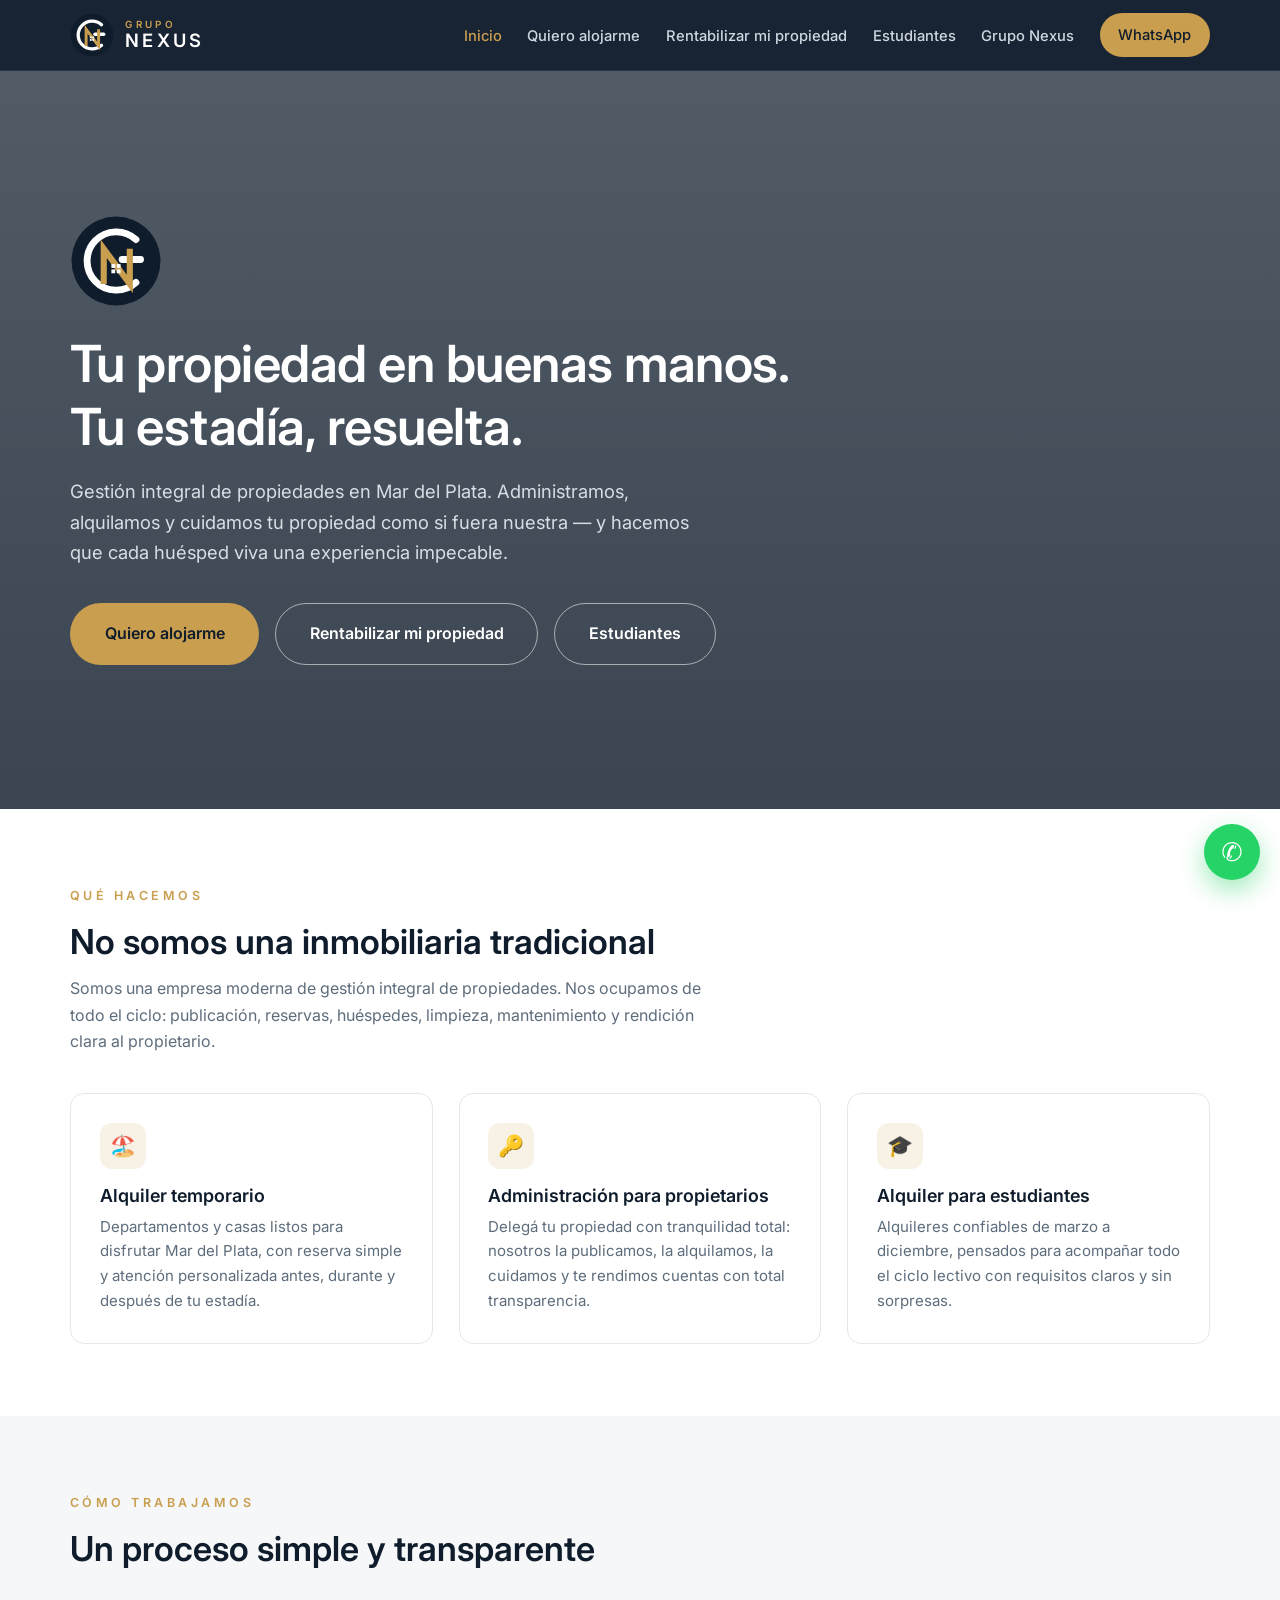
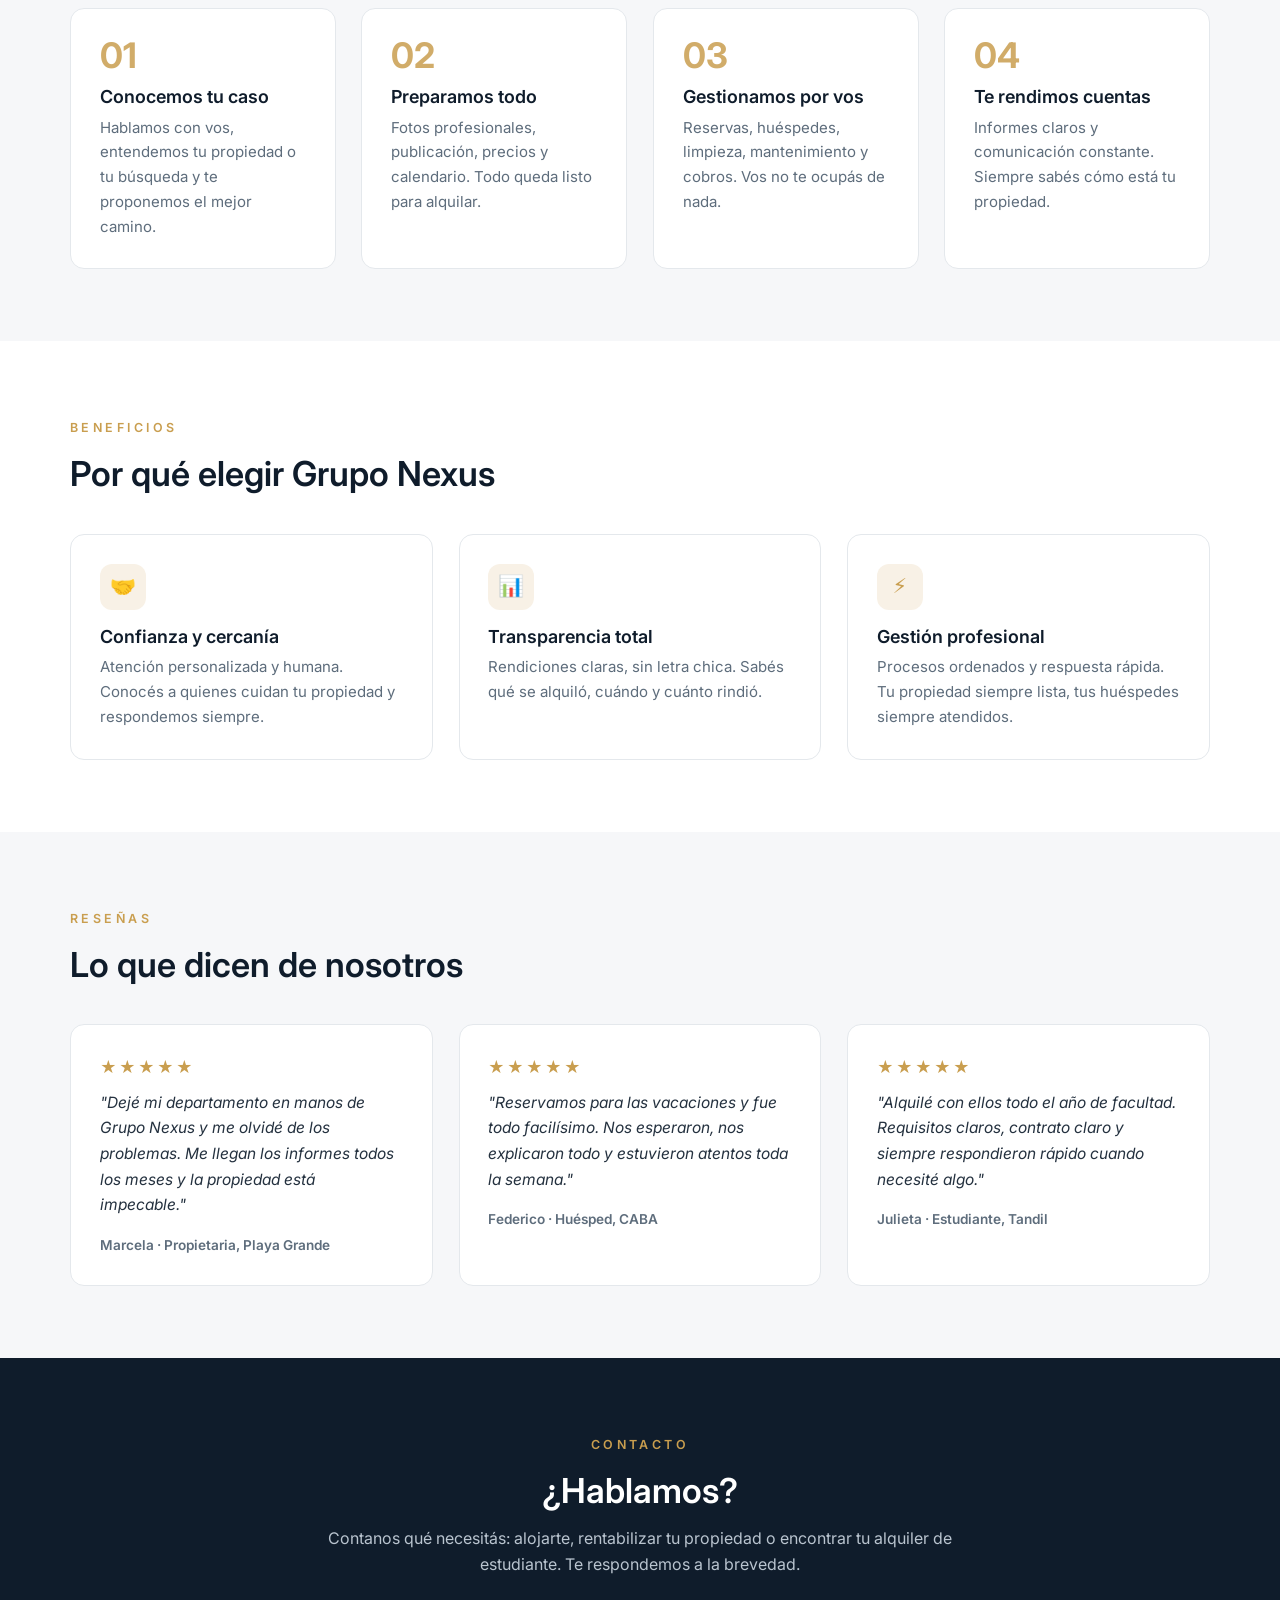
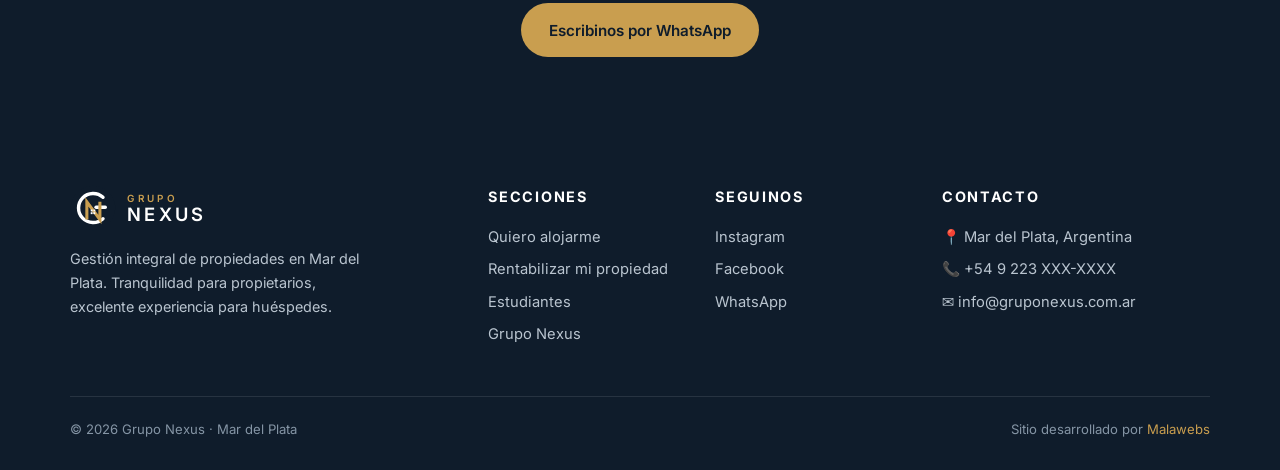
<file: index.html>
<!DOCTYPE html>
<html lang="es">
<head>
  <meta charset="UTF-8" />
  <meta name="viewport" content="width=device-width, initial-scale=1.0" />
  <title>Grupo Nexus | Gestión Integral de Propiedades en Mar del Plata</title>
  <meta name="description" content="Administración de propiedades en Mar del Plata: alquiler temporario, alquiler para estudiantes y gestión integral para propietarios. Delegá tu propiedad con tranquilidad." />
  <meta name="keywords" content="alquiler temporario Mar del Plata, administración de propiedades Mar del Plata, gestión de propiedades, departamentos temporarios Mar del Plata" />
  <meta property="og:title" content="Grupo Nexus | Gestión Integral de Propiedades" />
  <meta property="og:description" content="Tranquilidad para propietarios. Excelente experiencia para huéspedes. Mar del Plata." />
  <meta property="og:type" content="website" />
  <link rel="icon" type="image/svg+xml" href="assets/img/logo.svg" />
  <link rel="preconnect" href="https://fonts.googleapis.com" />
  <link href="https://fonts.googleapis.com/css2?family=Inter:wght@400;500;600;700&display=swap" rel="stylesheet" />
  <link rel="stylesheet" href="assets/css/styles.css" />
  <script type="application/ld+json">
  {
    "@context": "https://schema.org",
    "@type": "LocalBusiness",
    "name": "Grupo Nexus",
    "description": "Gestión integral de propiedades en Mar del Plata: alquiler temporario, estudiantil y administración para propietarios.",
    "address": { "@type": "PostalAddress", "addressLocality": "Mar del Plata", "addressRegion": "Buenos Aires", "addressCountry": "AR" },
    "url": "https://gruponexus.malawebs.com"
  }
  </script>
  <!-- Google Analytics: reemplazar G-XXXXXXXXXX por el ID real y descomentar
  <script async src="https://www.googletagmanager.com/gtag/js?id=G-XXXXXXXXXX"></script>
  <script>window.dataLayer=window.dataLayer||[];function gtag(){dataLayer.push(arguments);}gtag('js',new Date());gtag('config','G-XXXXXXXXXX');</script>
  -->
  <!-- Meta Pixel: reemplazar PIXEL_ID por el ID real y descomentar
  <script>!function(f,b,e,v,n,t,s){...}(window,document,'script','https://connect.facebook.net/en_US/fbevents.js');fbq('init','PIXEL_ID');fbq('track','PageView');</script>
  -->
</head>
<body>

  <header class="site-header">
    <nav class="nav container">
      <a class="brand" href="index.html">
        <img src="assets/img/logo.svg" alt="Logo Grupo Nexus" />
        <span class="brand-name"><span class="top">GRUPO</span><span class="main">NEXUS</span></span>
      </a>
      <button class="nav-toggle" aria-label="Abrir menú">☰</button>
      <ul class="nav-links">
        <li><a href="index.html" class="active">Inicio</a></li>
        <li><a href="alojamientos.html">Quiero alojarme</a></li>
        <li><a href="propietarios.html">Rentabilizar mi propiedad</a></li>
        <li><a href="estudiantes.html">Estudiantes</a></li>
        <li><a href="nosotros.html">Grupo Nexus</a></li>
        <li><a class="btn btn-gold btn-sm" href="https://wa.me/5492230000000" target="_blank" rel="noopener">WhatsApp</a></li>
      </ul>
    </nav>
  </header>

  <!-- HERO -->
  <section class="hero">
    <div class="container">
      <img class="hero-logo" src="assets/img/logo.svg" alt="Grupo Nexus" />
      <h1>Tu propiedad en buenas manos.<br />Tu estadía, resuelta.</h1>
      <p class="lead">Gestión integral de propiedades en Mar del Plata. Administramos, alquilamos y cuidamos tu propiedad como si fuera nuestra — y hacemos que cada huésped viva una experiencia impecable.</p>
      <div class="hero-actions">
        <a class="btn btn-gold" href="alojamientos.html">Quiero alojarme</a>
        <a class="btn btn-outline" href="propietarios.html">Rentabilizar mi propiedad</a>
        <a class="btn btn-outline" href="estudiantes.html">Estudiantes</a>
      </div>
    </div>
  </section>

  <!-- QUÉ HACEMOS -->
  <section>
    <div class="container">
      <span class="kicker">Qué hacemos</span>
      <h2>No somos una inmobiliaria tradicional</h2>
      <p class="section-intro">Somos una empresa moderna de gestión integral de propiedades. Nos ocupamos de todo el ciclo: publicación, reservas, huéspedes, limpieza, mantenimiento y rendición clara al propietario.</p>
      <div class="grid grid-3">
        <div class="card">
          <div class="icon">🏖️</div>
          <h3>Alquiler temporario</h3>
          <p>Departamentos y casas listos para disfrutar Mar del Plata, con reserva simple y atención personalizada antes, durante y después de tu estadía.</p>
        </div>
        <div class="card">
          <div class="icon">🔑</div>
          <h3>Administración para propietarios</h3>
          <p>Delegá tu propiedad con tranquilidad total: nosotros la publicamos, la alquilamos, la cuidamos y te rendimos cuentas con total transparencia.</p>
        </div>
        <div class="card">
          <div class="icon">🎓</div>
          <h3>Alquiler para estudiantes</h3>
          <p>Alquileres confiables de marzo a diciembre, pensados para acompañar todo el ciclo lectivo con requisitos claros y sin sorpresas.</p>
        </div>
      </div>
    </div>
  </section>

  <!-- CÓMO TRABAJAMOS -->
  <section class="section-alt">
    <div class="container">
      <span class="kicker">Cómo trabajamos</span>
      <h2>Un proceso simple y transparente</h2>
      <div class="grid grid-4">
        <div class="card step"><div class="num">01</div><h3>Conocemos tu caso</h3><p>Hablamos con vos, entendemos tu propiedad o tu búsqueda y te proponemos el mejor camino.</p></div>
        <div class="card step"><div class="num">02</div><h3>Preparamos todo</h3><p>Fotos profesionales, publicación, precios y calendario. Todo queda listo para alquilar.</p></div>
        <div class="card step"><div class="num">03</div><h3>Gestionamos por vos</h3><p>Reservas, huéspedes, limpieza, mantenimiento y cobros. Vos no te ocupás de nada.</p></div>
        <div class="card step"><div class="num">04</div><h3>Te rendimos cuentas</h3><p>Informes claros y comunicación constante. Siempre sabés cómo está tu propiedad.</p></div>
      </div>
    </div>
  </section>

  <!-- BENEFICIOS -->
  <section>
    <div class="container">
      <span class="kicker">Beneficios</span>
      <h2>Por qué elegir Grupo Nexus</h2>
      <div class="grid grid-3">
        <div class="card"><div class="icon">🤝</div><h3>Confianza y cercanía</h3><p>Atención personalizada y humana. Conocés a quienes cuidan tu propiedad y respondemos siempre.</p></div>
        <div class="card"><div class="icon">📊</div><h3>Transparencia total</h3><p>Rendiciones claras, sin letra chica. Sabés qué se alquiló, cuándo y cuánto rindió.</p></div>
        <div class="card"><div class="icon">⚡</div><h3>Gestión profesional</h3><p>Procesos ordenados y respuesta rápida. Tu propiedad siempre lista, tus huéspedes siempre atendidos.</p></div>
      </div>
    </div>
  </section>

  <!-- RESEÑAS -->
  <section class="section-alt">
    <div class="container">
      <span class="kicker">Reseñas</span>
      <h2>Lo que dicen de nosotros</h2>
      <div class="grid grid-3">
        <div class="quote-card"><div class="stars">★★★★★</div><p>"Dejé mi departamento en manos de Grupo Nexus y me olvidé de los problemas. Me llegan los informes todos los meses y la propiedad está impecable."</p><div class="who">Marcela · Propietaria, Playa Grande</div></div>
        <div class="quote-card"><div class="stars">★★★★★</div><p>"Reservamos para las vacaciones y fue todo facilísimo. Nos esperaron, nos explicaron todo y estuvieron atentos toda la semana."</p><div class="who">Federico · Huésped, CABA</div></div>
        <div class="quote-card"><div class="stars">★★★★★</div><p>"Alquilé con ellos todo el año de facultad. Requisitos claros, contrato claro y siempre respondieron rápido cuando necesité algo."</p><div class="who">Julieta · Estudiante, Tandil</div></div>
      </div>
    </div>
  </section>

  <!-- CTA CONTACTO -->
  <section class="section-dark cta-band">
    <div class="container">
      <span class="kicker">Contacto</span>
      <h2>¿Hablamos?</h2>
      <p class="section-intro" style="margin-inline:auto">Contanos qué necesitás: alojarte, rentabilizar tu propiedad o encontrar tu alquiler de estudiante. Te respondemos a la brevedad.</p>
      <a class="btn btn-gold" href="https://wa.me/5492230000000" target="_blank" rel="noopener">Escribinos por WhatsApp</a>
    </div>
  </section>

  <footer class="site-footer">
    <div class="container">
      <div class="footer-grid">
        <div>
          <div class="footer-brand">
            <img src="assets/img/logo.svg" alt="Grupo Nexus" />
            <span class="brand-name"><span class="top" style="color:var(--gold)">GRUPO</span><span class="main" style="color:#fff">NEXUS</span></span>
          </div>
          <p class="footer-desc">Gestión integral de propiedades en Mar del Plata. Tranquilidad para propietarios, excelente experiencia para huéspedes.</p>
        </div>
        <div>
          <h4>Secciones</h4>
          <ul>
            <li><a href="alojamientos.html">Quiero alojarme</a></li>
            <li><a href="propietarios.html">Rentabilizar mi propiedad</a></li>
            <li><a href="estudiantes.html">Estudiantes</a></li>
            <li><a href="nosotros.html">Grupo Nexus</a></li>
          </ul>
        </div>
        <div>
          <h4>Seguinos</h4>
          <ul>
            <li><a href="https://instagram.com/gruponexus.mdp" target="_blank" rel="noopener">Instagram</a></li>
            <li><a href="https://facebook.com/gruponexus.mdp" target="_blank" rel="noopener">Facebook</a></li>
            <li><a href="https://wa.me/5492230000000" target="_blank" rel="noopener">WhatsApp</a></li>
          </ul>
        </div>
        <div>
          <h4>Contacto</h4>
          <ul>
            <li>📍 Mar del Plata, Argentina</li>
            <li>📞 +54 9 223 XXX-XXXX</li>
            <li>✉️ info@gruponexus.com.ar</li>
          </ul>
        </div>
      </div>
      <div class="footer-bottom">
        <span>© <span data-year></span> Grupo Nexus · Mar del Plata</span>
        <span>Sitio desarrollado por <a href="https://malawebs.com" target="_blank" rel="noopener">Malawebs</a></span>
      </div>
    </div>
  </footer>

  <a class="wa-float" href="https://wa.me/5492230000000" target="_blank" rel="noopener" aria-label="WhatsApp">✆</a>
  <script src="assets/js/main.js"></script>
</body>
</html>
</file>
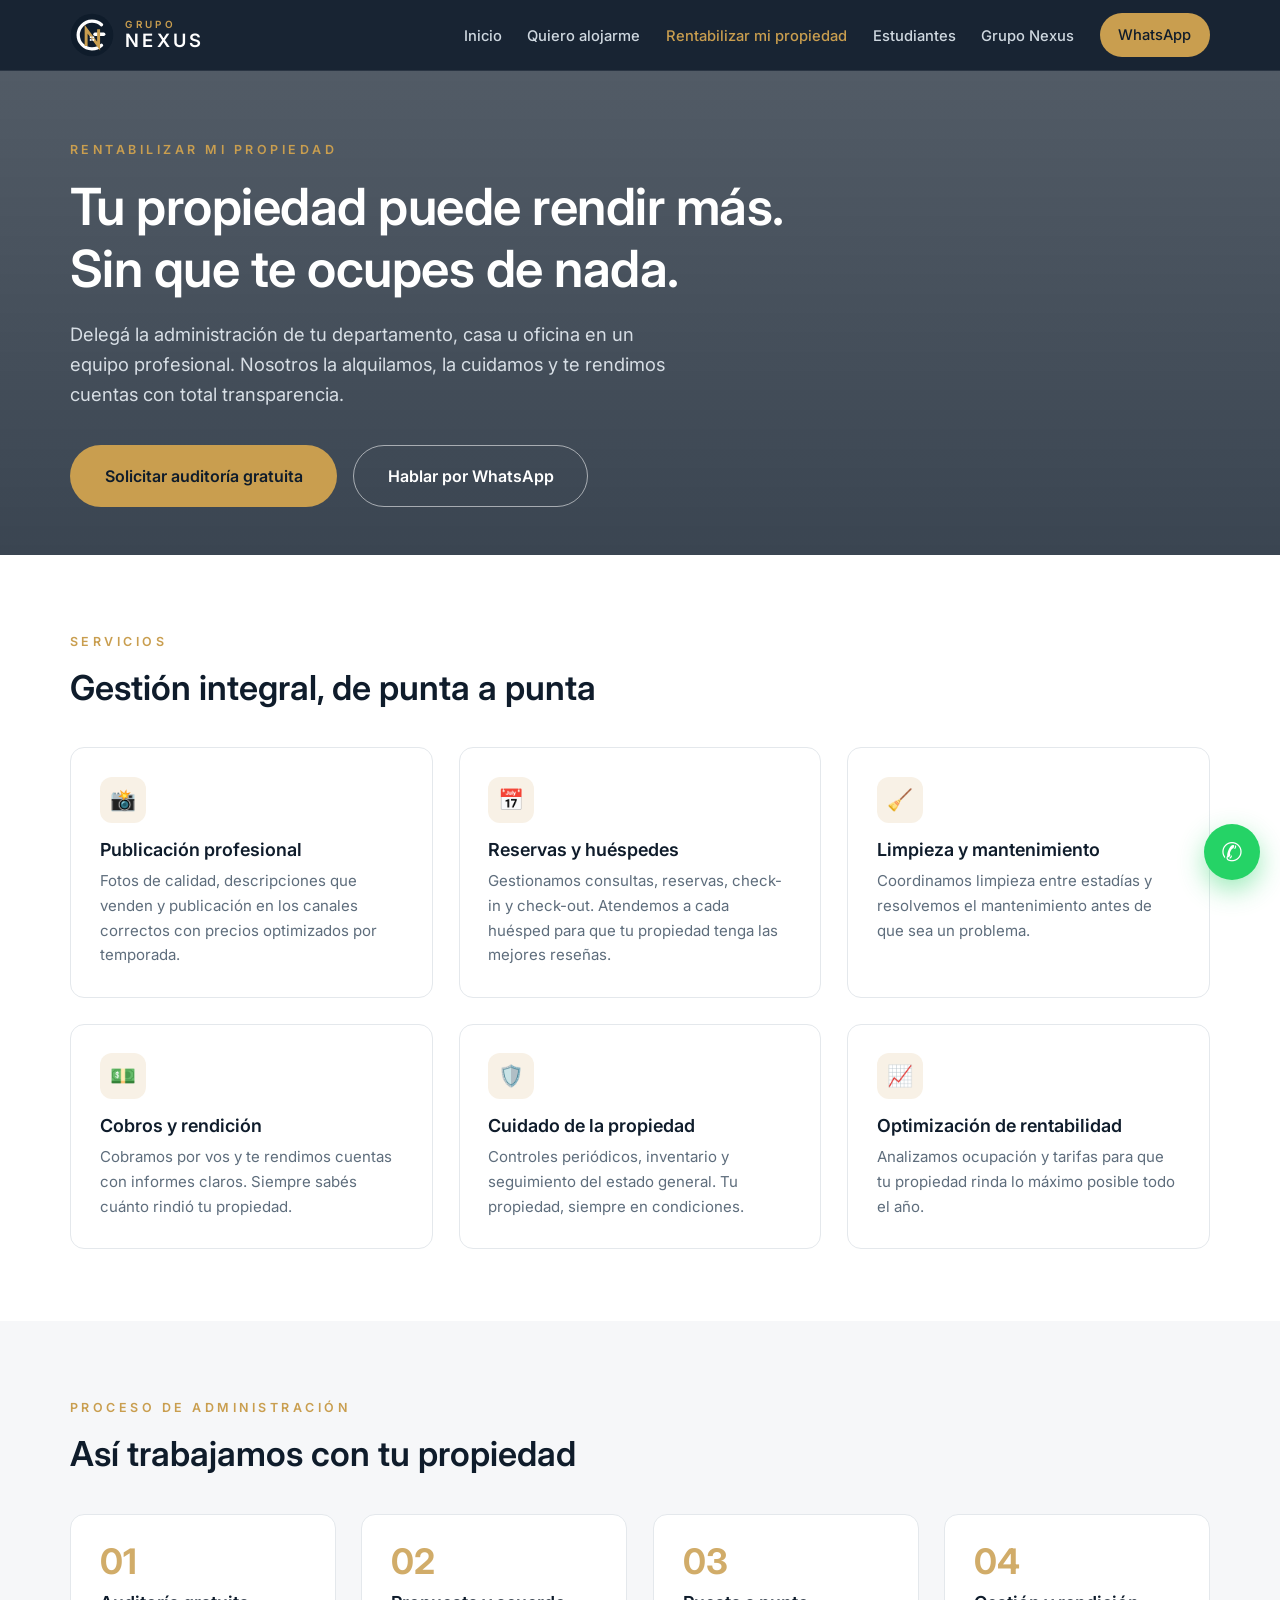
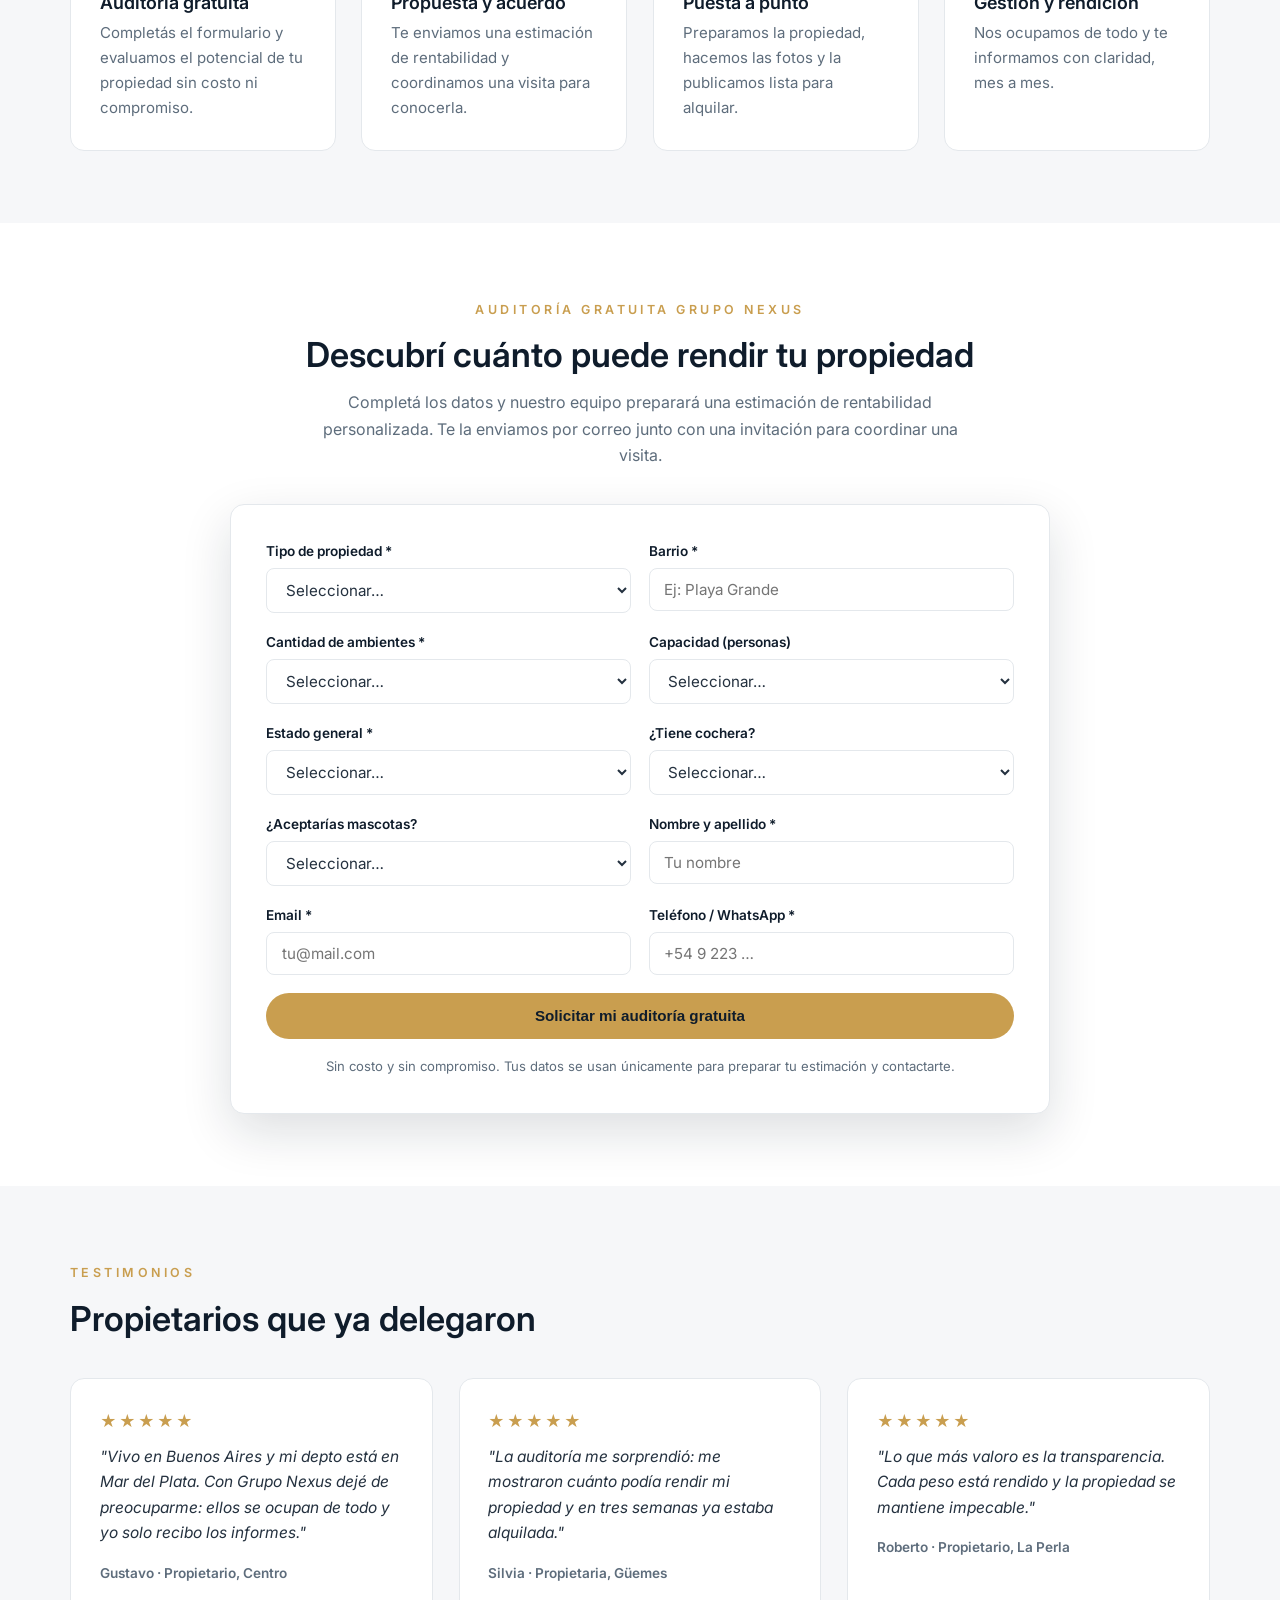
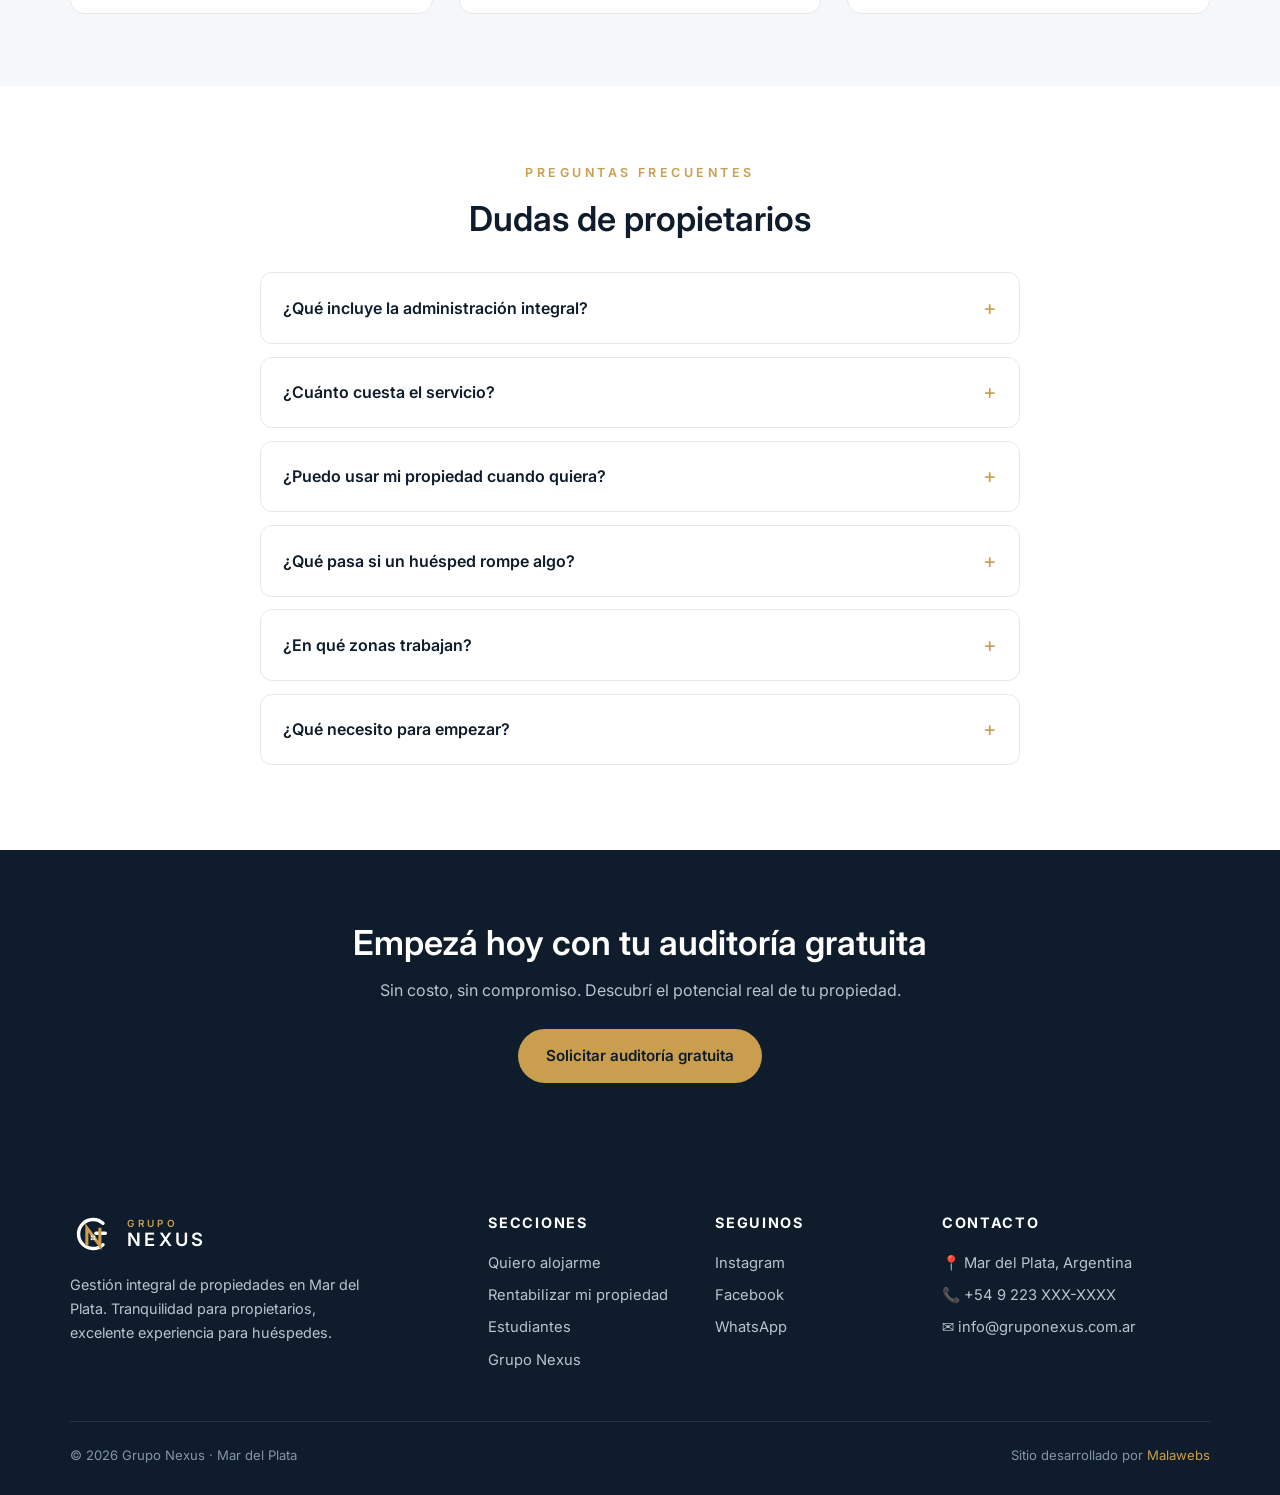
<file: propietarios.html>
<!DOCTYPE html>
<html lang="es">
<head>
  <meta charset="UTF-8" />
  <meta name="viewport" content="width=device-width, initial-scale=1.0" />
  <title>Administración de Propiedades en Mar del Plata | Grupo Nexus</title>
  <meta name="description" content="Rentabilizá tu propiedad en Mar del Plata sin ocuparte de nada. Administración integral: publicación, reservas, limpieza, mantenimiento y rendición transparente. Solicitá tu auditoría gratuita." />
  <meta name="keywords" content="administración de propiedades Mar del Plata, gestión de propiedades, rentabilizar propiedad Mar del Plata" />
  <link rel="icon" type="image/svg+xml" href="assets/img/logo.svg" />
  <link rel="preconnect" href="https://fonts.googleapis.com" />
  <link href="https://fonts.googleapis.com/css2?family=Inter:wght@400;500;600;700&display=swap" rel="stylesheet" />
  <link rel="stylesheet" href="assets/css/styles.css" />
</head>
<body>

  <header class="site-header">
    <nav class="nav container">
      <a class="brand" href="index.html">
        <img src="assets/img/logo.svg" alt="Logo Grupo Nexus" />
        <span class="brand-name"><span class="top">GRUPO</span><span class="main">NEXUS</span></span>
      </a>
      <button class="nav-toggle" aria-label="Abrir menú">☰</button>
      <ul class="nav-links">
        <li><a href="index.html">Inicio</a></li>
        <li><a href="alojamientos.html">Quiero alojarme</a></li>
        <li><a href="propietarios.html" class="active">Rentabilizar mi propiedad</a></li>
        <li><a href="estudiantes.html">Estudiantes</a></li>
        <li><a href="nosotros.html">Grupo Nexus</a></li>
        <li><a class="btn btn-gold btn-sm" href="https://wa.me/5492230000000" target="_blank" rel="noopener">WhatsApp</a></li>
      </ul>
    </nav>
  </header>

  <section class="hero hero-inner-page">
    <div class="container">
      <span class="kicker">Rentabilizar mi propiedad</span>
      <h1>Tu propiedad puede rendir más.<br />Sin que te ocupes de nada.</h1>
      <p class="lead">Delegá la administración de tu departamento, casa u oficina en un equipo profesional. Nosotros la alquilamos, la cuidamos y te rendimos cuentas con total transparencia.</p>
      <div class="hero-actions">
        <a class="btn btn-gold" href="#auditoria">Solicitar auditoría gratuita</a>
        <a class="btn btn-outline" href="https://wa.me/5492230000000" target="_blank" rel="noopener">Hablar por WhatsApp</a>
      </div>
    </div>
  </section>

  <!-- SERVICIOS -->
  <section>
    <div class="container">
      <span class="kicker">Servicios</span>
      <h2>Gestión integral, de punta a punta</h2>
      <div class="grid grid-3">
        <div class="card"><div class="icon">📸</div><h3>Publicación profesional</h3><p>Fotos de calidad, descripciones que venden y publicación en los canales correctos con precios optimizados por temporada.</p></div>
        <div class="card"><div class="icon">📅</div><h3>Reservas y huéspedes</h3><p>Gestionamos consultas, reservas, check-in y check-out. Atendemos a cada huésped para que tu propiedad tenga las mejores reseñas.</p></div>
        <div class="card"><div class="icon">🧹</div><h3>Limpieza y mantenimiento</h3><p>Coordinamos limpieza entre estadías y resolvemos el mantenimiento antes de que sea un problema.</p></div>
        <div class="card"><div class="icon">💵</div><h3>Cobros y rendición</h3><p>Cobramos por vos y te rendimos cuentas con informes claros. Siempre sabés cuánto rindió tu propiedad.</p></div>
        <div class="card"><div class="icon">🛡️</div><h3>Cuidado de la propiedad</h3><p>Controles periódicos, inventario y seguimiento del estado general. Tu propiedad, siempre en condiciones.</p></div>
        <div class="card"><div class="icon">📈</div><h3>Optimización de rentabilidad</h3><p>Analizamos ocupación y tarifas para que tu propiedad rinda lo máximo posible todo el año.</p></div>
      </div>
    </div>
  </section>

  <!-- PROCESO -->
  <section class="section-alt">
    <div class="container">
      <span class="kicker">Proceso de administración</span>
      <h2>Así trabajamos con tu propiedad</h2>
      <div class="grid grid-4">
        <div class="card step"><div class="num">01</div><h3>Auditoría gratuita</h3><p>Completás el formulario y evaluamos el potencial de tu propiedad sin costo ni compromiso.</p></div>
        <div class="card step"><div class="num">02</div><h3>Propuesta y acuerdo</h3><p>Te enviamos una estimación de rentabilidad y coordinamos una visita para conocerla.</p></div>
        <div class="card step"><div class="num">03</div><h3>Puesta a punto</h3><p>Preparamos la propiedad, hacemos las fotos y la publicamos lista para alquilar.</p></div>
        <div class="card step"><div class="num">04</div><h3>Gestión y rendición</h3><p>Nos ocupamos de todo y te informamos con claridad, mes a mes.</p></div>
      </div>
    </div>
  </section>

  <!-- AUDITORÍA GRATUITA -->
  <section id="auditoria">
    <div class="container" style="max-width:820px">
      <div style="text-align:center">
        <span class="kicker">Auditoría Gratuita Grupo Nexus</span>
        <h2>Descubrí cuánto puede rendir tu propiedad</h2>
        <p class="section-intro" style="margin-inline:auto">Completá los datos y nuestro equipo preparará una estimación de rentabilidad personalizada. Te la enviamos por correo junto con una invitación para coordinar una visita.</p>
      </div>

      <form class="form-card" id="form-auditoria" style="margin-top:2.2rem">
        <div class="form-grid">
          <div class="form-field">
            <label for="a-tipo">Tipo de propiedad *</label>
            <select id="a-tipo" name="tipo_propiedad" required>
              <option value="">Seleccionar…</option>
              <option>Departamento</option>
              <option>Casa</option>
              <option>PH</option>
              <option>Oficina</option>
              <option>Otro</option>
            </select>
          </div>
          <div class="form-field">
            <label for="a-barrio">Barrio *</label>
            <input id="a-barrio" name="barrio" type="text" placeholder="Ej: Playa Grande" required />
          </div>
          <div class="form-field">
            <label for="a-ambientes">Cantidad de ambientes *</label>
            <select id="a-ambientes" name="ambientes" required>
              <option value="">Seleccionar…</option>
              <option>1</option><option>2</option><option>3</option><option>4</option><option>5 o más</option>
            </select>
          </div>
          <div class="form-field">
            <label for="a-capacidad">Capacidad (personas)</label>
            <select id="a-capacidad" name="capacidad">
              <option value="">Seleccionar…</option>
              <option>2</option><option>3</option><option>4</option><option>5</option><option>6</option><option>7 o más</option>
            </select>
          </div>
          <div class="form-field">
            <label for="a-estado">Estado general *</label>
            <select id="a-estado" name="estado" required>
              <option value="">Seleccionar…</option>
              <option>Excelente / a estrenar</option>
              <option>Muy bueno</option>
              <option>Bueno</option>
              <option>Necesita mejoras</option>
            </select>
          </div>
          <div class="form-field">
            <label for="a-cochera">¿Tiene cochera?</label>
            <select id="a-cochera" name="cochera">
              <option value="">Seleccionar…</option>
              <option>Sí</option><option>No</option>
            </select>
          </div>
          <div class="form-field">
            <label for="a-mascotas">¿Aceptarías mascotas?</label>
            <select id="a-mascotas" name="mascotas">
              <option value="">Seleccionar…</option>
              <option>Sí</option><option>No</option><option>A definir</option>
            </select>
          </div>
          <div class="form-field">
            <label for="a-nombre">Nombre y apellido *</label>
            <input id="a-nombre" name="nombre" type="text" placeholder="Tu nombre" required />
          </div>
          <div class="form-field">
            <label for="a-mail">Email *</label>
            <input id="a-mail" name="email" type="email" placeholder="tu@mail.com" required />
          </div>
          <div class="form-field">
            <label for="a-telefono">Teléfono / WhatsApp *</label>
            <input id="a-telefono" name="telefono" type="tel" placeholder="+54 9 223 …" required />
          </div>
          <div class="form-field full">
            <button type="submit" class="btn btn-gold btn-block">Solicitar mi auditoría gratuita</button>
            <p class="form-note" style="margin-top:0.7rem;text-align:center">Sin costo y sin compromiso. Tus datos se usan únicamente para preparar tu estimación y contactarte.</p>
          </div>
        </div>
        <div class="form-status" id="auditoria-status"></div>
      </form>
    </div>
  </section>

  <!-- TESTIMONIOS -->
  <section class="section-alt">
    <div class="container">
      <span class="kicker">Testimonios</span>
      <h2>Propietarios que ya delegaron</h2>
      <div class="grid grid-3">
        <div class="quote-card"><div class="stars">★★★★★</div><p>"Vivo en Buenos Aires y mi depto está en Mar del Plata. Con Grupo Nexus dejé de preocuparme: ellos se ocupan de todo y yo solo recibo los informes."</p><div class="who">Gustavo · Propietario, Centro</div></div>
        <div class="quote-card"><div class="stars">★★★★★</div><p>"La auditoría me sorprendió: me mostraron cuánto podía rendir mi propiedad y en tres semanas ya estaba alquilada."</p><div class="who">Silvia · Propietaria, Güemes</div></div>
        <div class="quote-card"><div class="stars">★★★★★</div><p>"Lo que más valoro es la transparencia. Cada peso está rendido y la propiedad se mantiene impecable."</p><div class="who">Roberto · Propietario, La Perla</div></div>
      </div>
    </div>
  </section>

  <!-- FAQ -->
  <section>
    <div class="container">
      <div style="text-align:center">
        <span class="kicker">Preguntas frecuentes</span>
        <h2>Dudas de propietarios</h2>
      </div>
      <div class="faq">
        <details><summary>¿Qué incluye la administración integral?</summary><p>Todo el ciclo: publicación con fotos profesionales, gestión de reservas y huéspedes, limpieza entre estadías, mantenimiento, cobros y rendición mensual con informes claros.</p></details>
        <details><summary>¿Cuánto cuesta el servicio?</summary><p>Trabajamos con un porcentaje sobre lo efectivamente alquilado: si tu propiedad no genera ingresos, nosotros tampoco. El detalle exacto te lo presentamos junto con la estimación de rentabilidad.</p></details>
        <details><summary>¿Puedo usar mi propiedad cuando quiera?</summary><p>Sí. Coordinamos un calendario de uso propio y bloqueamos esas fechas. La propiedad sigue siendo tuya, siempre.</p></details>
        <details><summary>¿Qué pasa si un huésped rompe algo?</summary><p>Tomamos depósitos/garantías según el caso, hacemos inventario y control entre estadías, y gestionamos la reposición o reparación.</p></details>
        <details><summary>¿En qué zonas trabajan?</summary><p>En toda Mar del Plata, con foco en las zonas de mayor demanda temporaria y estudiantil.</p></details>
        <details><summary>¿Qué necesito para empezar?</summary><p>Solo completar la auditoría gratuita. Con esos datos preparamos tu estimación y coordinamos una visita. No necesitás tener la propiedad "lista": te asesoramos en la puesta a punto.</p></details>
      </div>
    </div>
  </section>

  <section class="section-dark cta-band">
    <div class="container">
      <h2>Empezá hoy con tu auditoría gratuita</h2>
      <p class="section-intro" style="margin-inline:auto">Sin costo, sin compromiso. Descubrí el potencial real de tu propiedad.</p>
      <a class="btn btn-gold" href="#auditoria">Solicitar auditoría gratuita</a>
    </div>
  </section>

  <footer class="site-footer">
    <div class="container">
      <div class="footer-grid">
        <div>
          <div class="footer-brand">
            <img src="assets/img/logo.svg" alt="Grupo Nexus" />
            <span class="brand-name"><span class="top" style="color:var(--gold)">GRUPO</span><span class="main" style="color:#fff">NEXUS</span></span>
          </div>
          <p class="footer-desc">Gestión integral de propiedades en Mar del Plata. Tranquilidad para propietarios, excelente experiencia para huéspedes.</p>
        </div>
        <div>
          <h4>Secciones</h4>
          <ul>
            <li><a href="alojamientos.html">Quiero alojarme</a></li>
            <li><a href="propietarios.html">Rentabilizar mi propiedad</a></li>
            <li><a href="estudiantes.html">Estudiantes</a></li>
            <li><a href="nosotros.html">Grupo Nexus</a></li>
          </ul>
        </div>
        <div>
          <h4>Seguinos</h4>
          <ul>
            <li><a href="https://instagram.com/gruponexus.mdp" target="_blank" rel="noopener">Instagram</a></li>
            <li><a href="https://facebook.com/gruponexus.mdp" target="_blank" rel="noopener">Facebook</a></li>
            <li><a href="https://wa.me/5492230000000" target="_blank" rel="noopener">WhatsApp</a></li>
          </ul>
        </div>
        <div>
          <h4>Contacto</h4>
          <ul>
            <li>📍 Mar del Plata, Argentina</li>
            <li>📞 +54 9 223 XXX-XXXX</li>
            <li>✉️ info@gruponexus.com.ar</li>
          </ul>
        </div>
      </div>
      <div class="footer-bottom">
        <span>© <span data-year></span> Grupo Nexus · Mar del Plata</span>
        <span>Sitio desarrollado por <a href="https://malawebs.com" target="_blank" rel="noopener">Malawebs</a></span>
      </div>
    </div>
  </footer>

  <a class="wa-float" href="https://wa.me/5492230000000" target="_blank" rel="noopener" aria-label="WhatsApp">✆</a>
  <script src="assets/js/main.js"></script>
</body>
</html>
</file>
<file: assets/css/styles.css>
/* ============================================================
   Grupo Nexus — Gestión Integral de Propiedades
   Paleta: navy #0f1c2b · dorado #c99e4f · blanco
   ============================================================ */

:root {
  --navy: #0f1c2b;
  --navy-soft: #182a3d;
  --navy-light: #22374e;
  --gold: #c99e4f;
  --gold-soft: #dcb96f;
  --bg: #ffffff;
  --bg-alt: #f6f7f9;
  --text: #24313f;
  --text-muted: #5e6d7c;
  --line: #e4e8ec;
  --radius: 14px;
  --shadow: 0 10px 30px rgba(15, 28, 43, 0.08);
  --shadow-lg: 0 18px 50px rgba(15, 28, 43, 0.14);
  --font: 'Inter', system-ui, -apple-system, 'Segoe UI', sans-serif;
}

* {
  margin: 0;
  padding: 0;
  box-sizing: border-box;
}

html {
  scroll-behavior: smooth;
}

body {
  font-family: var(--font);
  color: var(--text);
  background: var(--bg);
  line-height: 1.65;
  -webkit-font-smoothing: antialiased;
}

img {
  max-width: 100%;
  display: block;
}

a {
  color: inherit;
  text-decoration: none;
}

ul {
  list-style: none;
}

.container {
  width: min(1140px, 92%);
  margin: 0 auto;
}

/* ---------- Tipografía ---------- */
h1,
h2,
h3 {
  font-weight: 600;
  line-height: 1.22;
  color: var(--navy);
}

h1 {
  font-size: clamp(2rem, 4.5vw, 3.2rem);
  letter-spacing: -0.01em;
}

h2 {
  font-size: clamp(1.5rem, 3vw, 2.15rem);
}

h3 {
  font-size: 1.12rem;
}

.kicker {
  display: inline-block;
  font-size: 0.78rem;
  font-weight: 600;
  letter-spacing: 0.28em;
  text-transform: uppercase;
  color: var(--gold);
  margin-bottom: 0.9rem;
}

.section-intro {
  max-width: 640px;
  color: var(--text-muted);
  margin-top: 0.8rem;
}

section {
  padding: 4.5rem 0;
}

.section-alt {
  background: var(--bg-alt);
}

.section-dark {
  background: var(--navy);
}

.section-dark h2,
.section-dark h3 {
  color: #fff;
}

.section-dark p {
  color: #b9c4cf;
}

/* ---------- Botones ---------- */
.btn {
  display: inline-flex;
  align-items: center;
  justify-content: center;
  gap: 0.5rem;
  padding: 0.85rem 1.7rem;
  border-radius: 999px;
  font-weight: 600;
  font-size: 0.95rem;
  border: 1.5px solid transparent;
  cursor: pointer;
  transition: transform 0.15s ease, box-shadow 0.15s ease, background 0.15s ease;
}

.btn:hover {
  transform: translateY(-2px);
}

.btn-gold {
  background: var(--gold);
  color: var(--navy);
}

.btn-gold:hover {
  background: var(--gold-soft);
  box-shadow: 0 8px 22px rgba(201, 158, 79, 0.35);
}

.btn-navy {
  background: var(--navy);
  color: #fff;
}

.btn-navy:hover {
  background: var(--navy-light);
}

.btn-outline {
  border-color: rgba(255, 255, 255, 0.55);
  color: #fff;
}

.btn-outline:hover {
  background: rgba(255, 255, 255, 0.1);
}

.btn-outline-navy {
  border-color: var(--navy);
  color: var(--navy);
}

.btn-outline-navy:hover {
  background: var(--navy);
  color: #fff;
}

.btn-wa {
  background: #25d366;
  color: #fff;
}

.btn-wa:hover {
  box-shadow: 0 8px 22px rgba(37, 211, 102, 0.35);
}

.btn-block {
  width: 100%;
}

.btn-sm {
  padding: 0.55rem 1.1rem;
  font-size: 0.85rem;
}

/* ---------- Header ---------- */
.site-header {
  position: sticky;
  top: 0;
  z-index: 50;
  background: rgba(15, 28, 43, 0.96);
  backdrop-filter: blur(8px);
  border-bottom: 1px solid rgba(255, 255, 255, 0.08);
}

.nav {
  display: flex;
  align-items: center;
  justify-content: space-between;
  padding: 0.8rem 0;
}

.brand {
  display: flex;
  align-items: center;
  gap: 0.7rem;
}

.brand img {
  width: 44px;
  height: 44px;
}

.brand-name {
  display: flex;
  flex-direction: column;
  line-height: 1.1;
}

.brand-name .top {
  font-size: 0.62rem;
  letter-spacing: 0.34em;
  color: var(--gold);
  font-weight: 600;
}

.brand-name .main {
  font-size: 1.15rem;
  letter-spacing: 0.18em;
  color: #fff;
  font-weight: 600;
}

.nav-links {
  display: flex;
  align-items: center;
  gap: 1.6rem;
}

.nav-links a {
  color: #cfd8e0;
  font-size: 0.92rem;
  font-weight: 500;
  transition: color 0.15s;
}

.nav-links a:hover,
.nav-links a.active {
  color: var(--gold);
}

.nav-links .btn {
  color: var(--navy);
}

.nav-toggle {
  display: none;
  background: none;
  border: none;
  color: #fff;
  font-size: 1.7rem;
  cursor: pointer;
}

/* ---------- Hero ---------- */
.hero {
  position: relative;
  min-height: 82vh;
  display: flex;
  align-items: center;
  color: #fff;
  background: linear-gradient(rgba(15, 28, 43, 0.72), rgba(15, 28, 43, 0.82)),
    url('https://images.unsplash.com/photo-1519046904884-53103b34b206?auto=format&fit=crop&w=1800&q=70') center/cover no-repeat;
  padding: 5rem 0;
}

.hero h1 {
  color: #fff;
  max-width: 780px;
}

.hero p.lead {
  margin: 1.2rem 0 2.2rem;
  font-size: 1.15rem;
  color: #d7dee5;
  max-width: 620px;
}

.hero-logo {
  width: 92px;
  height: 92px;
  margin-bottom: 1.6rem;
}

.hero-actions {
  display: flex;
  flex-wrap: wrap;
  gap: 1rem;
}

.hero-actions .btn {
  padding: 1.05rem 2.1rem;
  font-size: 1rem;
}

.hero-inner-page {
  min-height: 44vh;
  padding: 4rem 0 3rem;
}

/* ---------- Cards genéricas ---------- */
.grid {
  display: grid;
  gap: 1.6rem;
  margin-top: 2.4rem;
}

.grid-3 {
  grid-template-columns: repeat(3, 1fr);
}

.grid-4 {
  grid-template-columns: repeat(4, 1fr);
}

.grid-2 {
  grid-template-columns: repeat(2, 1fr);
}

.card {
  background: #fff;
  border: 1px solid var(--line);
  border-radius: var(--radius);
  padding: 1.8rem;
  transition: transform 0.18s ease, box-shadow 0.18s ease;
}

.card:hover {
  transform: translateY(-4px);
  box-shadow: var(--shadow);
}

.card .icon {
  width: 46px;
  height: 46px;
  border-radius: 12px;
  background: rgba(201, 158, 79, 0.14);
  color: var(--gold);
  display: flex;
  align-items: center;
  justify-content: center;
  font-size: 1.3rem;
  margin-bottom: 1rem;
}

.card h3 {
  margin-bottom: 0.5rem;
}

.card p {
  color: var(--text-muted);
  font-size: 0.94rem;
}

/* pasos numerados */
.step {
  position: relative;
}

.step .num {
  font-size: 2.2rem;
  font-weight: 700;
  color: var(--gold);
  opacity: 0.85;
  line-height: 1;
  margin-bottom: 0.8rem;
}

/* ---------- Propiedades ---------- */
.prop-grid {
  display: grid;
  grid-template-columns: repeat(3, 1fr);
  gap: 1.6rem;
  margin-top: 2rem;
}

.prop-card {
  background: #fff;
  border: 1px solid var(--line);
  border-radius: var(--radius);
  overflow: hidden;
  display: flex;
  flex-direction: column;
  transition: transform 0.18s ease, box-shadow 0.18s ease;
}

.prop-card:hover {
  transform: translateY(-4px);
  box-shadow: var(--shadow-lg);
}

.prop-media {
  position: relative;
  aspect-ratio: 4 / 3;
  overflow: hidden;
}

.prop-media img {
  width: 100%;
  height: 100%;
  object-fit: cover;
  transition: transform 0.4s ease;
}

.prop-card:hover .prop-media img {
  transform: scale(1.05);
}

.prop-tag {
  position: absolute;
  top: 12px;
  left: 12px;
  background: var(--navy);
  color: #fff;
  font-size: 0.72rem;
  font-weight: 600;
  letter-spacing: 0.08em;
  text-transform: uppercase;
  padding: 0.3rem 0.7rem;
  border-radius: 999px;
}

.prop-body {
  padding: 1.3rem 1.4rem 1.5rem;
  display: flex;
  flex-direction: column;
  gap: 0.6rem;
  flex: 1;
}

.prop-body h3 {
  font-size: 1.05rem;
}

.prop-meta {
  display: flex;
  flex-wrap: wrap;
  gap: 0.45rem;
}

.prop-meta span {
  font-size: 0.76rem;
  color: var(--text-muted);
  background: var(--bg-alt);
  border-radius: 999px;
  padding: 0.22rem 0.65rem;
}

.prop-price {
  font-weight: 700;
  color: var(--navy);
  font-size: 1.05rem;
}

.prop-price small {
  font-weight: 500;
  color: var(--text-muted);
}

.prop-actions {
  display: flex;
  gap: 0.6rem;
  margin-top: auto;
  padding-top: 0.6rem;
}

.prop-actions .btn {
  flex: 1;
}

/* ---------- Filtros ---------- */
.filters {
  background: #fff;
  border: 1px solid var(--line);
  border-radius: var(--radius);
  padding: 1.4rem 1.6rem;
  box-shadow: var(--shadow);
  display: flex;
  flex-wrap: wrap;
  gap: 1.1rem 1.6rem;
  align-items: flex-end;
  margin-top: -3.2rem;
  position: relative;
  z-index: 5;
}

.filter-group {
  display: flex;
  flex-direction: column;
  gap: 0.35rem;
}

.filter-group label {
  font-size: 0.78rem;
  font-weight: 600;
  color: var(--text-muted);
  text-transform: uppercase;
  letter-spacing: 0.06em;
}

.filter-group select {
  border: 1px solid var(--line);
  border-radius: 8px;
  padding: 0.55rem 0.8rem;
  font-family: var(--font);
  font-size: 0.9rem;
  color: var(--text);
  background: #fff;
  min-width: 150px;
}

.filter-checks {
  display: flex;
  flex-wrap: wrap;
  gap: 0.5rem;
}

.chip {
  display: inline-flex;
  align-items: center;
  gap: 0.35rem;
  border: 1px solid var(--line);
  border-radius: 999px;
  padding: 0.45rem 0.9rem;
  font-size: 0.85rem;
  color: var(--text-muted);
  cursor: pointer;
  user-select: none;
  transition: all 0.15s;
}

.chip input {
  display: none;
}

.chip:has(input:checked) {
  background: var(--navy);
  border-color: var(--navy);
  color: #fff;
}

.filters-empty {
  display: none;
  text-align: center;
  color: var(--text-muted);
  padding: 3rem 0;
}

/* ---------- Formularios ---------- */
.form-card {
  background: #fff;
  border: 1px solid var(--line);
  border-radius: var(--radius);
  box-shadow: var(--shadow-lg);
  padding: 2.2rem;
}

.form-grid {
  display: grid;
  grid-template-columns: repeat(2, 1fr);
  gap: 1.1rem;
}

.form-field {
  display: flex;
  flex-direction: column;
  gap: 0.35rem;
}

.form-field.full {
  grid-column: 1 / -1;
}

.form-field label {
  font-size: 0.85rem;
  font-weight: 600;
  color: var(--navy);
}

.form-field input,
.form-field select,
.form-field textarea {
  border: 1px solid var(--line);
  border-radius: 8px;
  padding: 0.7rem 0.9rem;
  font-family: var(--font);
  font-size: 0.95rem;
  color: var(--text);
  background: #fff;
}

.form-field input:focus,
.form-field select:focus,
.form-field textarea:focus {
  outline: 2px solid rgba(201, 158, 79, 0.45);
  border-color: var(--gold);
}

.form-note {
  font-size: 0.82rem;
  color: var(--text-muted);
}

.form-status {
  display: none;
  border-radius: 10px;
  padding: 1rem 1.2rem;
  font-size: 0.95rem;
  margin-top: 1rem;
}

.form-status.ok {
  display: block;
  background: #e8f6ee;
  color: #1c6b3c;
  border: 1px solid #bfe5cd;
}

.form-status.err {
  display: block;
  background: #fdeeee;
  color: #9c3535;
  border: 1px solid #f2cccc;
}

/* ---------- FAQ ---------- */
.faq {
  max-width: 760px;
  margin: 2rem auto 0;
}

.faq details {
  border: 1px solid var(--line);
  border-radius: 12px;
  background: #fff;
  padding: 1.1rem 1.4rem;
  margin-bottom: 0.8rem;
}

.faq summary {
  font-weight: 600;
  color: var(--navy);
  cursor: pointer;
  list-style: none;
  display: flex;
  justify-content: space-between;
  align-items: center;
  gap: 1rem;
}

.faq summary::after {
  content: '+';
  color: var(--gold);
  font-size: 1.3rem;
  font-weight: 400;
}

.faq details[open] summary::after {
  content: '–';
}

.faq details p {
  margin-top: 0.7rem;
  color: var(--text-muted);
  font-size: 0.94rem;
}

/* ---------- Testimonios ---------- */
.quote-card {
  background: #fff;
  border: 1px solid var(--line);
  border-radius: var(--radius);
  padding: 1.8rem;
}

.quote-card p {
  color: var(--text);
  font-size: 0.97rem;
  font-style: italic;
}

.quote-card .who {
  margin-top: 1rem;
  font-style: normal;
  font-size: 0.85rem;
  color: var(--text-muted);
  font-weight: 600;
}

.stars {
  color: var(--gold);
  letter-spacing: 2px;
  margin-bottom: 0.6rem;
}

/* ---------- CTA banda ---------- */
.cta-band {
  text-align: center;
}

.cta-band .btn {
  margin-top: 1.6rem;
}

/* ---------- WhatsApp flotante ---------- */
.wa-float {
  position: fixed;
  right: 20px;
  bottom: 20px;
  z-index: 60;
  width: 56px;
  height: 56px;
  border-radius: 50%;
  background: #25d366;
  color: #fff;
  display: flex;
  align-items: center;
  justify-content: center;
  box-shadow: 0 10px 26px rgba(37, 211, 102, 0.45);
  font-size: 1.6rem;
  transition: transform 0.15s;
}

.wa-float:hover {
  transform: scale(1.08);
}

/* ---------- Footer ---------- */
.site-footer {
  background: var(--navy);
  color: #b9c4cf;
  padding: 3.5rem 0 1.8rem;
}

.footer-grid {
  display: grid;
  grid-template-columns: 2fr 1fr 1fr 1.4fr;
  gap: 2.2rem;
}

.site-footer h4 {
  color: #fff;
  font-size: 0.9rem;
  letter-spacing: 0.12em;
  text-transform: uppercase;
  margin-bottom: 1rem;
}

.site-footer a:hover {
  color: var(--gold);
}

.site-footer li {
  margin-bottom: 0.5rem;
  font-size: 0.92rem;
}

.footer-brand {
  display: flex;
  align-items: center;
  gap: 0.7rem;
  margin-bottom: 1rem;
}

.footer-brand img {
  width: 46px;
  height: 46px;
}

.footer-desc {
  font-size: 0.9rem;
  max-width: 300px;
}

.footer-bottom {
  border-top: 1px solid rgba(255, 255, 255, 0.1);
  margin-top: 2.6rem;
  padding-top: 1.4rem;
  display: flex;
  flex-wrap: wrap;
  gap: 0.6rem;
  justify-content: space-between;
  font-size: 0.82rem;
  color: #8595a5;
}

.footer-bottom a {
  color: var(--gold);
}

/* ---------- Responsive ---------- */
@media (max-width: 900px) {

  .grid-3,
  .grid-4,
  .prop-grid {
    grid-template-columns: repeat(2, 1fr);
  }

  .footer-grid {
    grid-template-columns: 1fr 1fr;
  }

  .nav-toggle {
    display: block;
  }

  .nav-links {
    display: none;
    position: absolute;
    top: 100%;
    left: 0;
    right: 0;
    flex-direction: column;
    align-items: flex-start;
    background: var(--navy);
    padding: 1.2rem 4%;
    gap: 1.1rem;
    border-bottom: 1px solid rgba(255, 255, 255, 0.1);
  }

  .nav-links.open {
    display: flex;
  }
}

@media (max-width: 620px) {

  .grid-2,
  .grid-3,
  .grid-4,
  .prop-grid,
  .form-grid {
    grid-template-columns: 1fr;
  }

  .footer-grid {
    grid-template-columns: 1fr;
  }

  .hero {
    min-height: 70vh;
  }

  .hero-actions .btn {
    width: 100%;
  }

  .filters {
    margin-top: -2rem;
  }

  section {
    padding: 3.2rem 0;
  }
}
</file>
